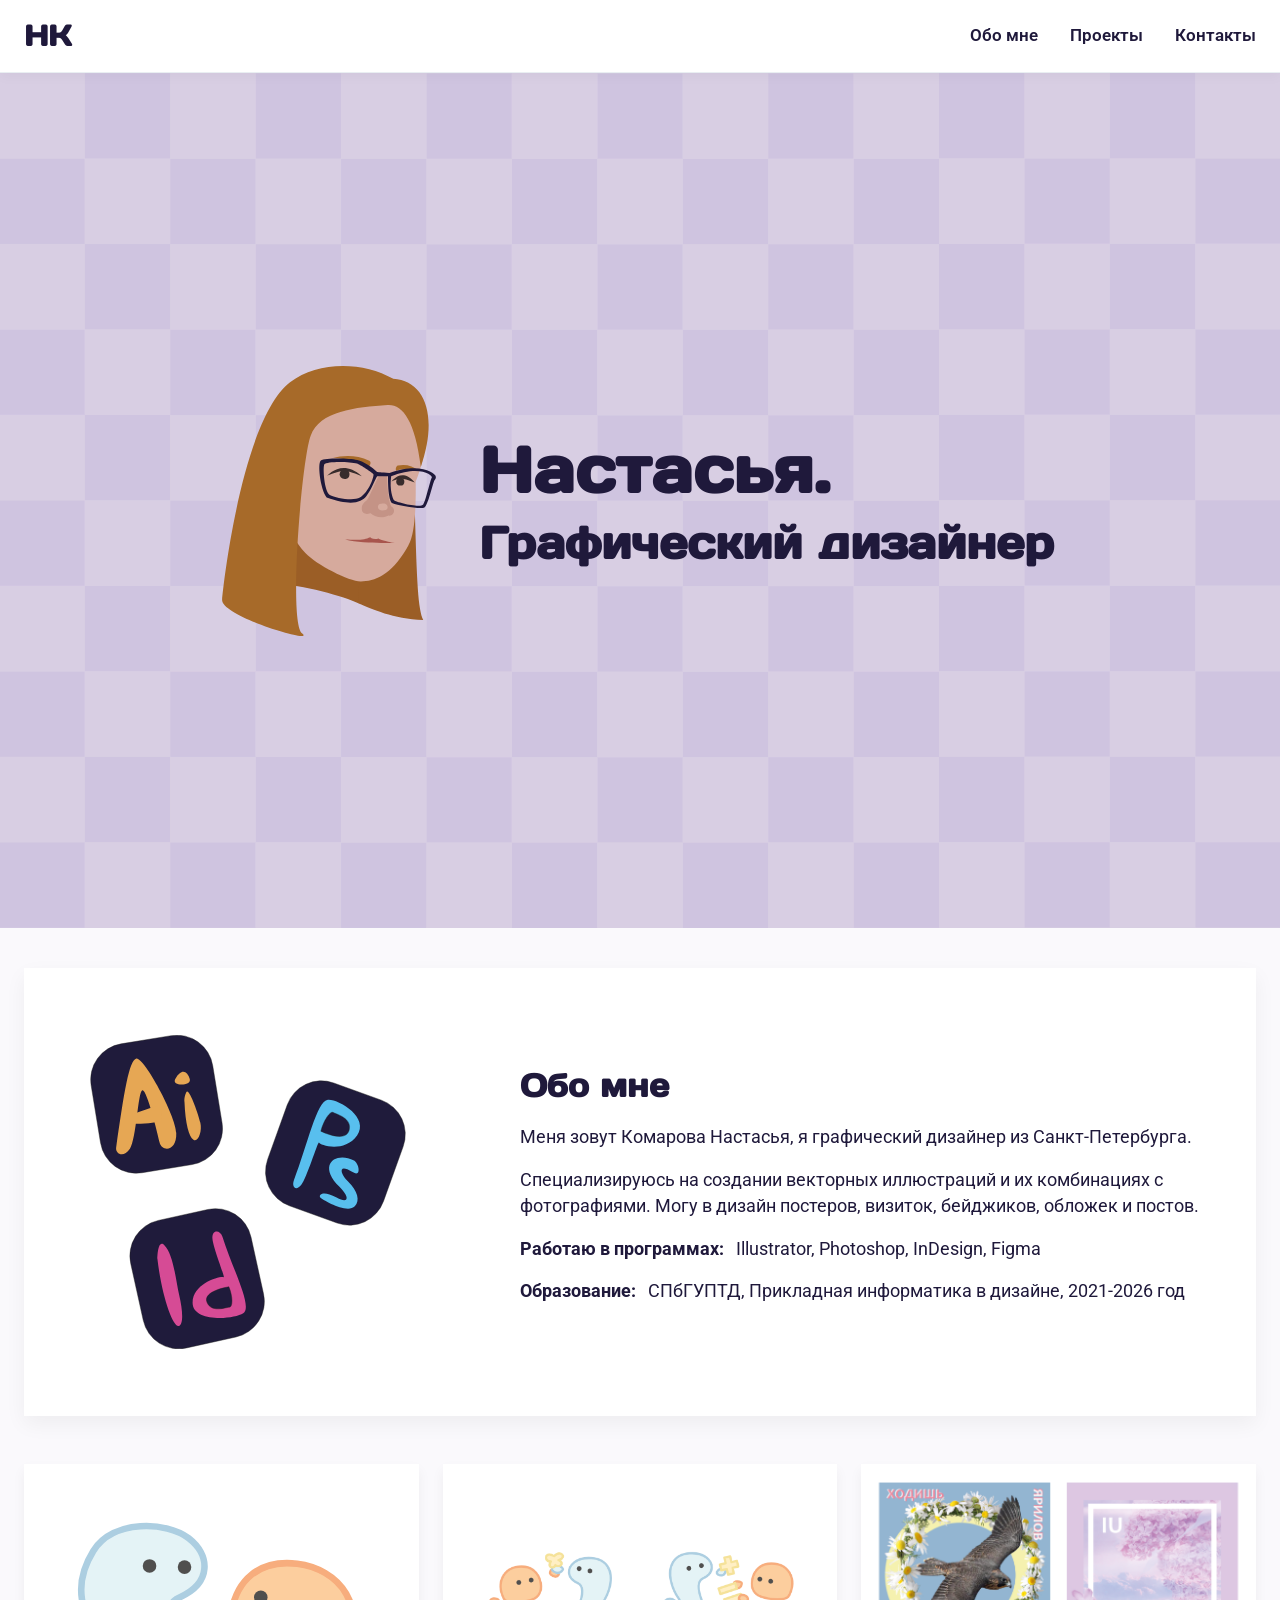
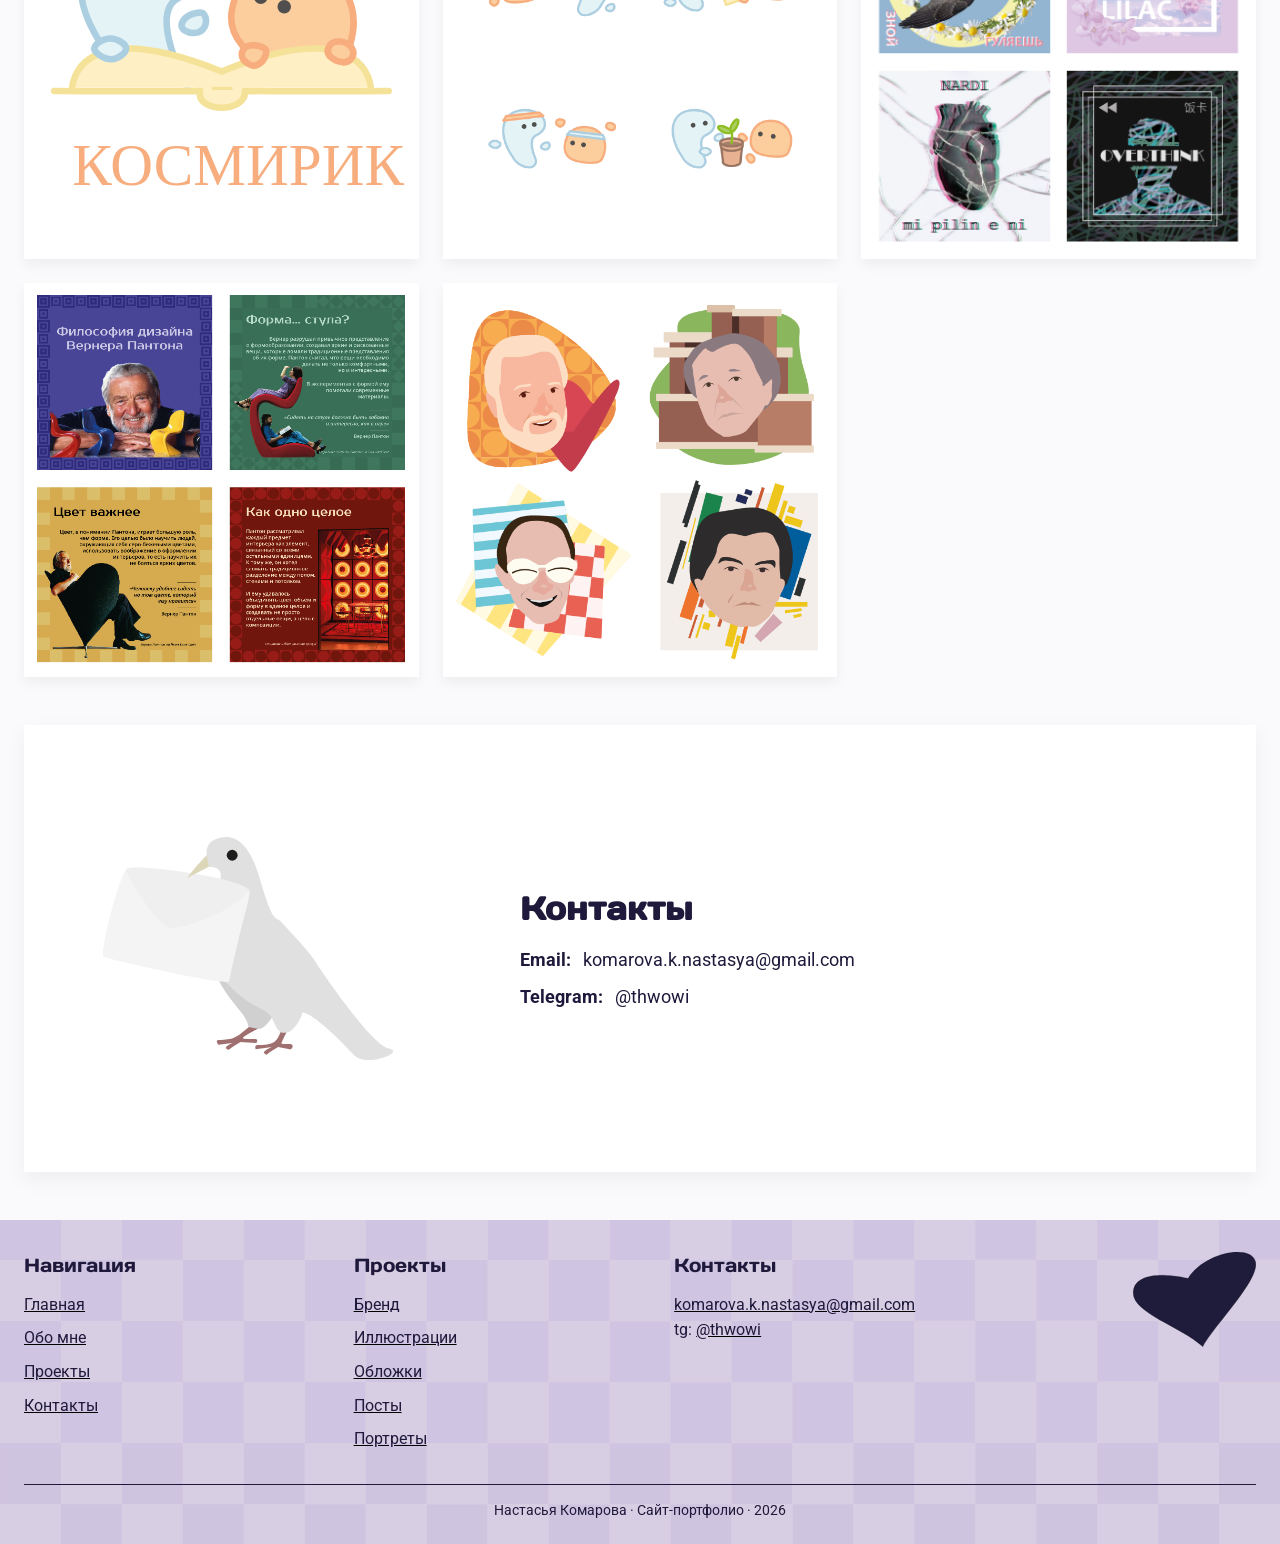
<file: index.html>
<!DOCTYPE html>
<html lang="ru">
<head>
    <meta charset="UTF-8">
    <meta name="viewport" content="width=device-width, initial-scale=1.0, user-scalable=yes"><link rel="preconnect" href="https://fonts.googleapis.com">
	<link rel="preconnect" href="https://fonts.gstatic.com" crossorigin>
	<link href="https://fonts.googleapis.com/css2?family=Days+One&family=Roboto:ital,wght@0,100..900;1,100..900&display=swap" rel="stylesheet">
	
	<link rel="stylesheet" href="css/style.css">
    <title>Настасья | Портфолио</title>
    
</head>
<body id="main">

<header class="header">
    <div class="container">
        <div class="navbar">
            <div class="logo">
                <h1><a href="#main">НК</a</h1>
            </div>
            <ul class="nav-links">
                <li><a href="#about">Обо мне</a></li>
                <li><a href="#projects">Проекты</a></li>
                <li><a href="#contacts">Контакты</a></li>
            </ul>
        </div>
    </div>
</header>

<main>
    <div class="hero-fullwidth">
        
		<div class="container">
        <section class="about-card">
            <div class="split-layout">
                <div class="split-image">
                    <img src="src/svg/myself.svg" alt="Портрет" loading="lazy">
                </div>
                <div class="split-text">
                    <h2>
                        <span class="line1">Настасья.</span>
                        <span class="line2">Графический дизайнер</span>
                    </h2>
                </div>
            </div>
        </section>
		</div>
    </div>

    <div class="container" id="about">
        <section class="about-card">
            <div class="split-layout">
                <div class="split-image">
                    <img src="src/svg/about.svg" alt="Иллюстрация навыков">
                </div>
                <div class="split-text">
                    <h3>Обо мне</h3>
                    <p>Меня зовут Комарова Настасья, я графический дизайнер из Санкт-Петербурга. </p>
                    <p>Специализируюсь на создании векторных иллюстраций и их комбинациях с фотографиями. Могу в дизайн постеров, визиток, бейджиков, обложек и постов.</p>
                    <p><b>Работаю в программах:</b> Illustrator, Photoshop, InDesign, Figma</p>
                    <p><b>Образование:</b> СПбГУПТД, Прикладная информатика в дизайне, 2021-2026 год</p>
                </div>
            </div>
        </section>

        <div class="gallery-section" id="projects">
            <div class="photo-grid">
                <div class="grid-item">
					<a href="project1.html">
						<img src="src/svg/logo-01.svg" alt="Дизайн бренда">
					</a>
					<div class="overlay-text">Дизайн бренда</div>
                </div>
                <div class="grid-item">
					<a href="project2.html">
						<img src="src/img/pj2.png" alt="Векторные иллюстации">
						<div class="overlay-text">Векторные иллюстации</div>
					</a>
                </div>
                <div class="grid-item">
					<a href="project3.html">
						<img src="src/img/pj3.png" alt="Дизайн обложек">
						<div class="overlay-text">Дизайн обложек</div>
					</a>
                </div>
                <div class="grid-item">
					<a href="project4.html">
						<img src="src/img/pj4.png" alt="Дизйн постов">
					</a>
                </div>
                <div class="grid-item">
					<a href="project5.html">
						<img src="src/img/pj5.png" alt="Стилизаций портретов">
					</a>
                </div>
            </div>
        </div>

        <section class="contact-card" id="contacts">
            <div class="contact-split">
                <div class="contact-img">
                    <img src="src/svg/email.svg" alt="Контактная иллюстрация">
                </div>
                <div class="contact-info">
                    <h3>Контакты</h3>
                    <p></p>
                    <div class="contact-details">
                        <p><b>Email:</b> <a href="mailto:komarova.k.nastasya@gmail.com">komarova.k.nastasya@gmail.com</a></p>
                        <p><b>Telegram:</b> <a href="https://t.me/thwowi">@thwowi</a></p>
                    </div>
                </div>
            </div>
        </section>
    </div>
</main>

<footer class="footer">
    <div class="container">
        <div class="footer-container">
            <div class="footer-col">
                <h4>Навигация</h4>
                <div class="footer-nav">
                    <a href="#main">Главная</a>
                    <a href="#about">Обо мне</a>
                    <a href="#projects">Проекты</a>
                    <a href="#contacts">Контакты</a>
                </div>
            </div>
            <div class="footer-col">
                <h4>Проекты</h4>
                <div class="footer-nav">
                    <a href="project1.html">Бренд</a>
                    <a href="project2.html">Иллюстрации</a>
                    <a href="project3.html">Обложки</a>
                    <a href="project4.html">Посты</a>
                    <a href="project5.html">Портреты</a>
                </div>
            </div>
            <div class="footer-col">
                <h4>Контакты</h4>
                <p><a href="mailto:komarova.k.nastasya@gmail.com">komarova.k.nastasya@gmail.com</a></p>
                <p>tg: <a href="https://t.me/thwowi">@thwowi</a></p>
            </div>
            <div class="footer-col" style="width:10%">
                <img src="src/svg/heart.svg"></img>
            </div>
        </div>
        <div class="copyright">
            Настасья Комарова · Сайт-портфолио · 2026 
        </div>
    </div>
</footer>

<button id="scrollToTopBtn" class="scroll-to-top" aria-label="Наверх">
    ↑
</button>

<script>
const scrollBtn = document.getElementById('scrollToTopBtn');

window.addEventListener('scroll', () => {
if (window.scrollY > 300) {
	scrollBtn.classList.add('show');
} else {
	scrollBtn.classList.remove('show');
}
});

scrollBtn.addEventListener('click', () => {
window.scrollTo({
	top: 0,
	behavior: 'smooth'
});
});
</script>
</body>
</html>
</file>
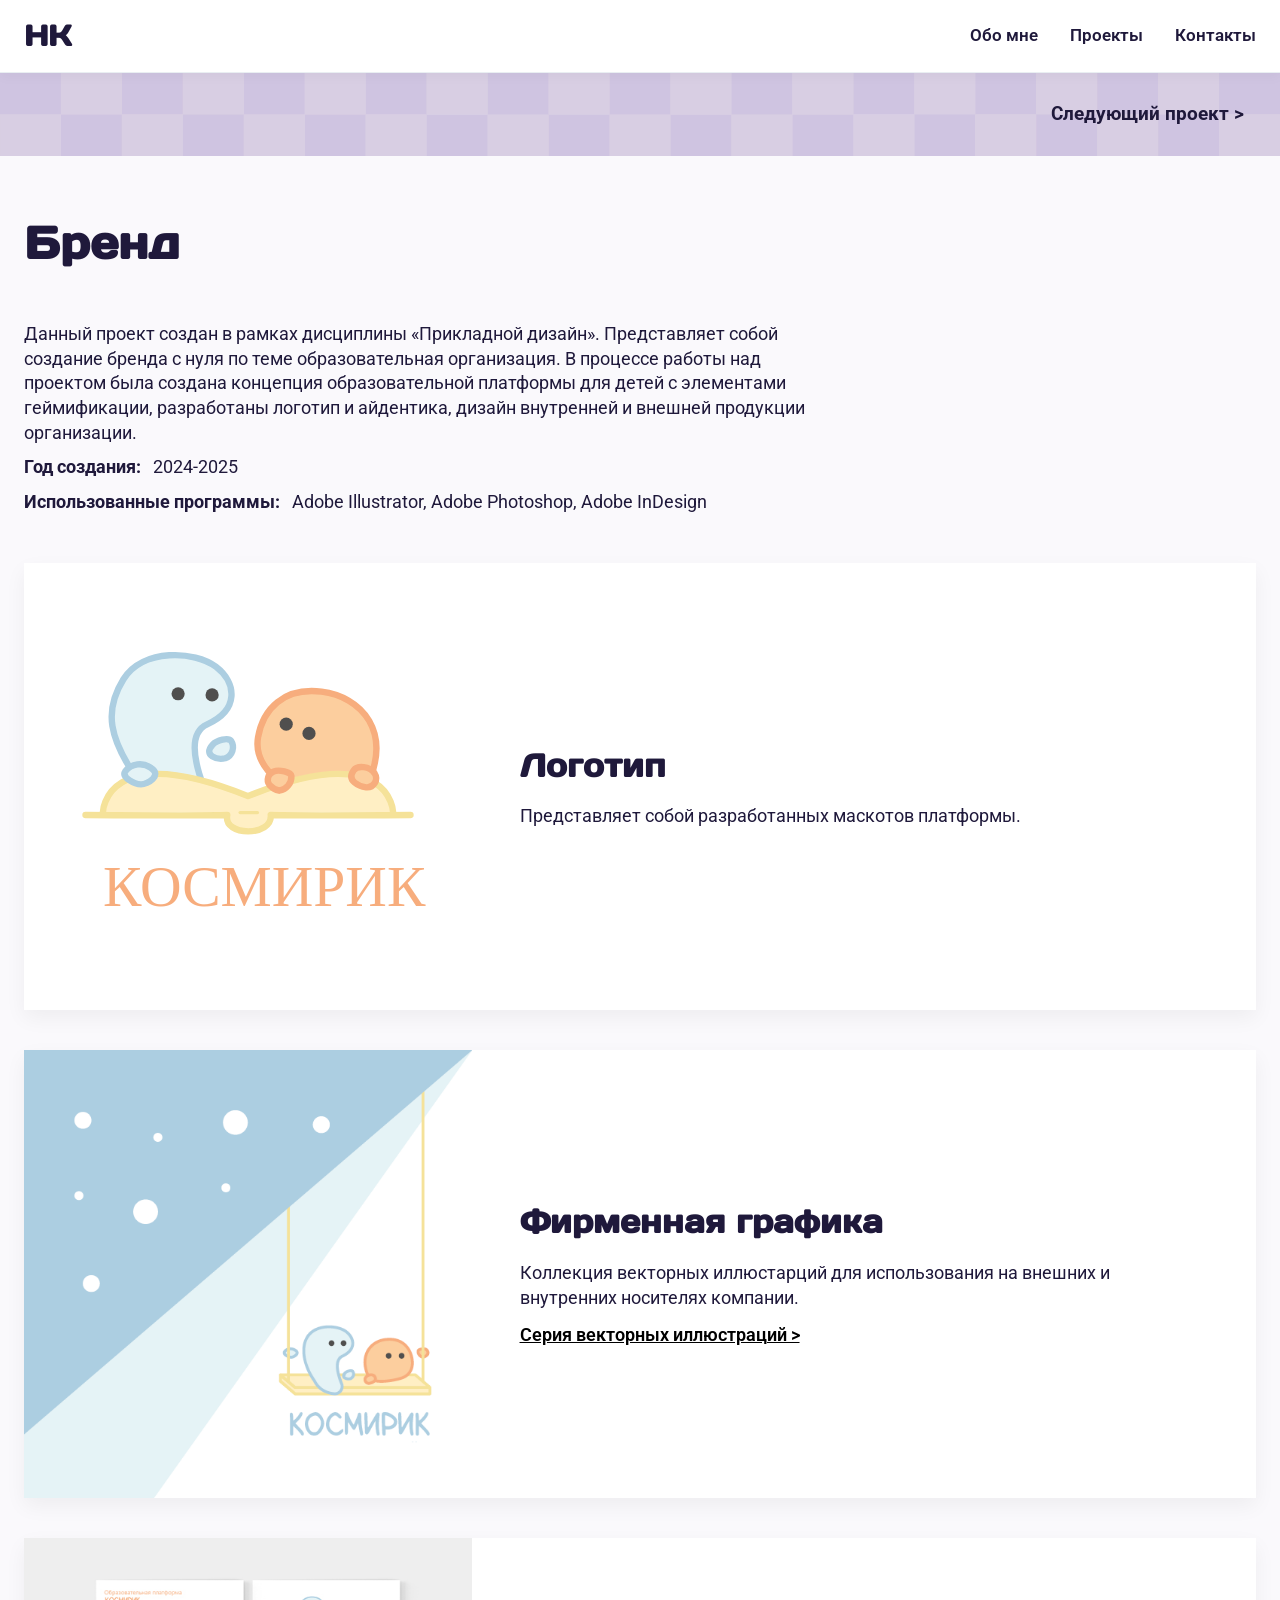
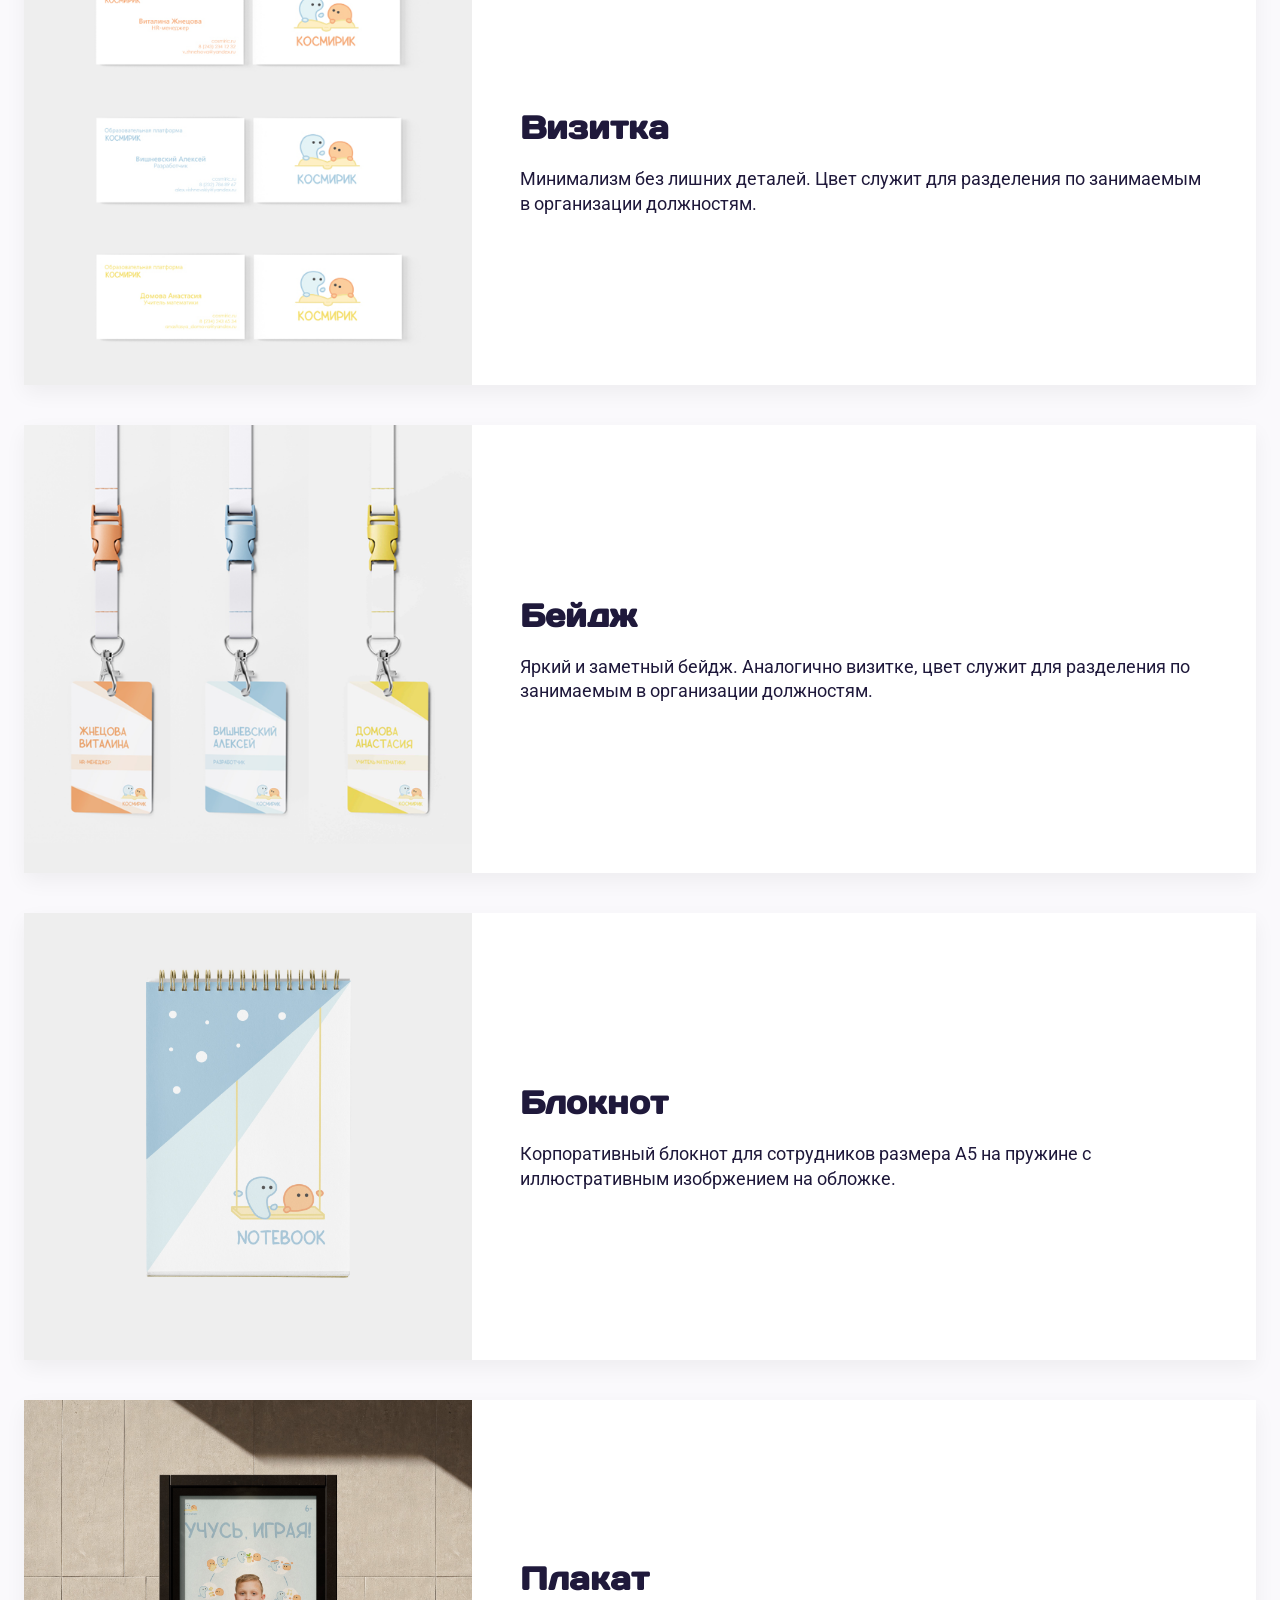
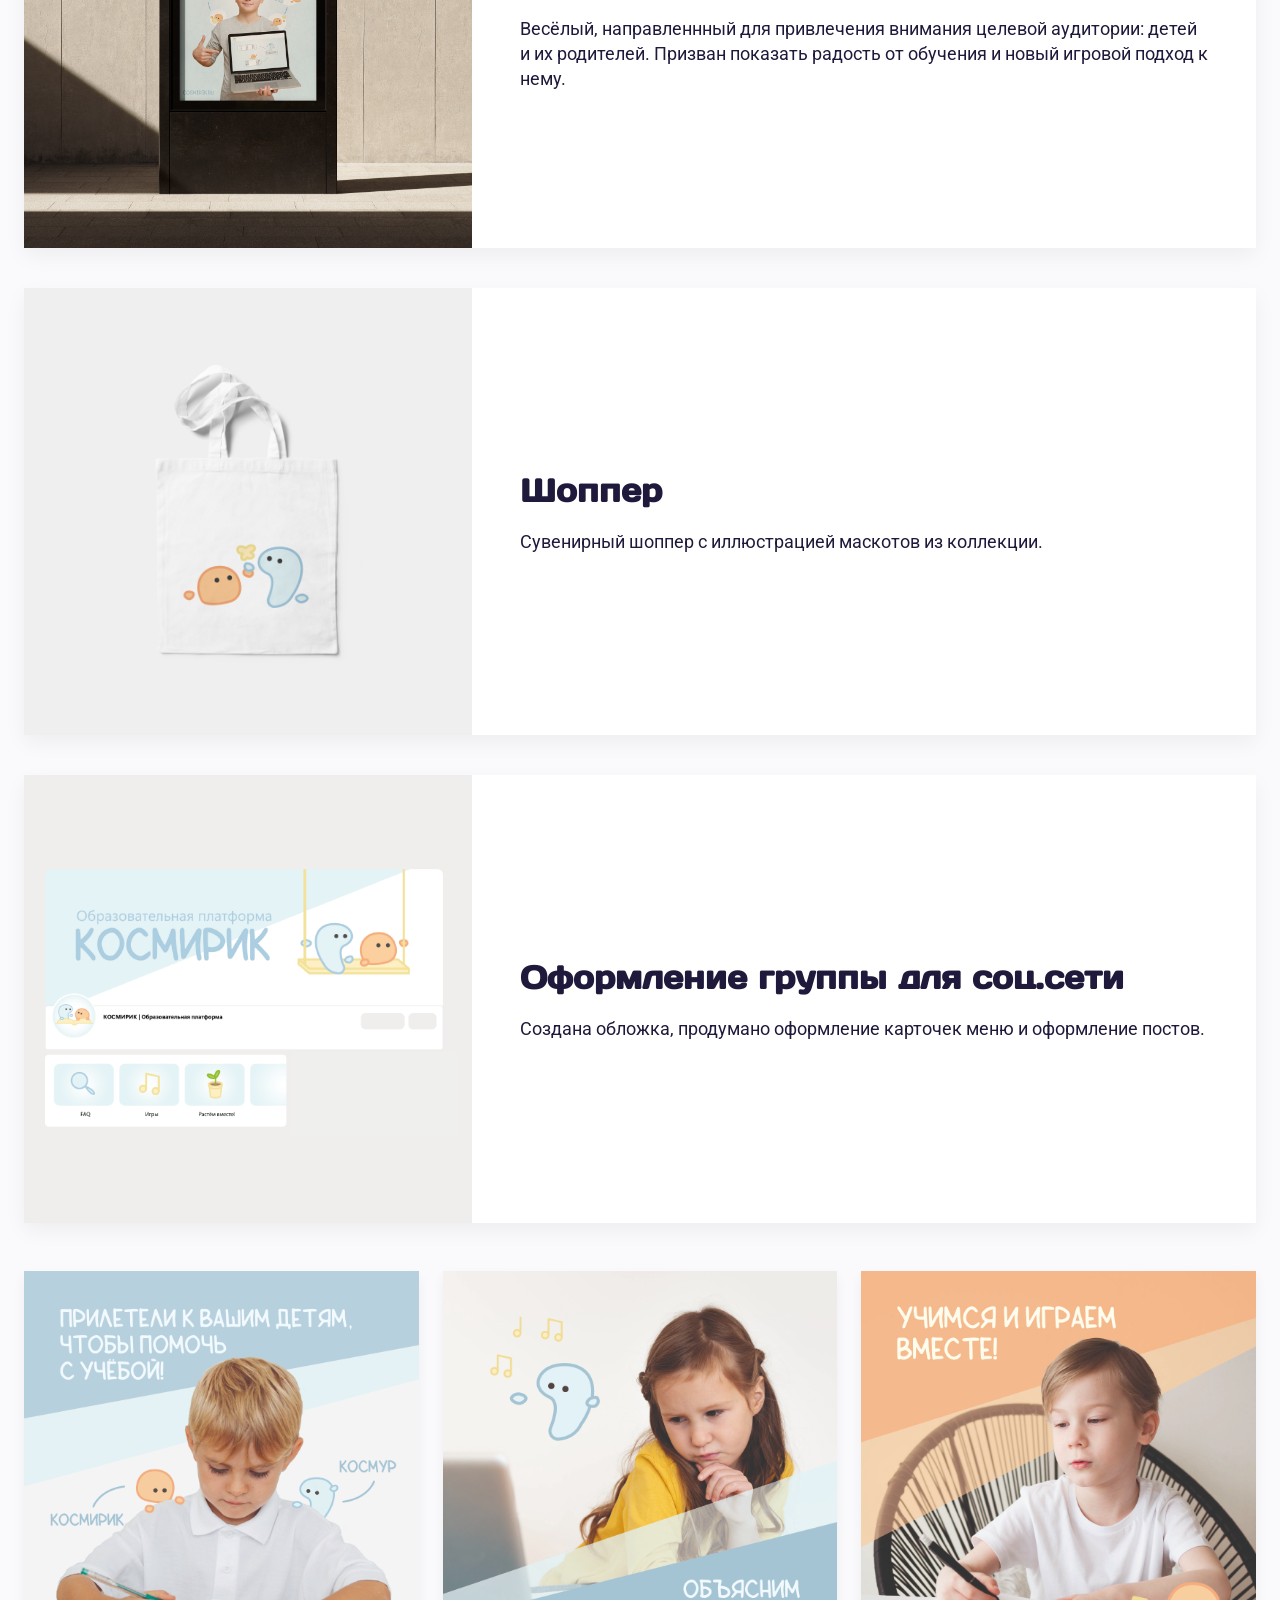
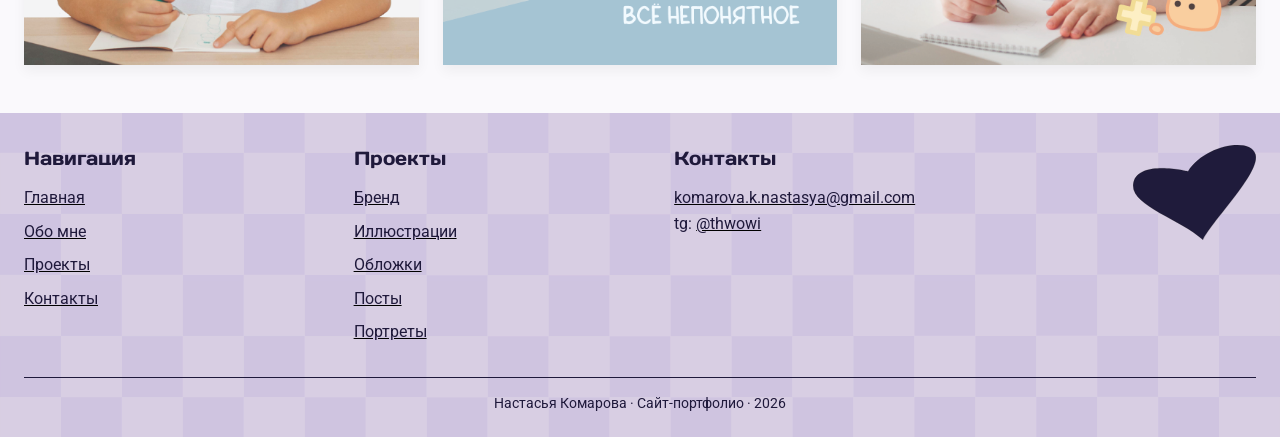
<file: project1.html>
<!DOCTYPE html>
<html lang="ru">
<head>
    <meta charset="UTF-8">
    <meta name="viewport" content="width=device-width, initial-scale=1.0, user-scalable=yes"><link rel="preconnect" href="https://fonts.googleapis.com">
	<link rel="preconnect" href="https://fonts.gstatic.com" crossorigin>
	<link href="https://fonts.googleapis.com/css2?family=Days+One&family=Roboto:ital,wght@0,100..900;1,100..900&display=swap" rel="stylesheet">
	
	<link rel="stylesheet" href="css/style.css">
    <title>Настасья | Портфолио</title>
    
</head>
<body id="main">

<header class="header">
    <div class="container">
        <div class="navbar">
            <div class="logo">
                <h1><a href="index.html">НК</a</h1>
            </div>
            <ul class="nav-links">
                <li><a href="index.html#about">Обо мне</a></li>
                <li><a href="index.html#projects">Проекты</a></li>
                <li><a href="index.html#contacts">Контакты</a></li>
            </ul>
        </div>
    </div>
</header>

<main>
    <div>
		<div class="navigation">
			<div class="navbar">
				<div><h3></h3></div>
				<a href="project2.html"><div><h3>Следующий проект > </h3></div></a>
			</div>
        </div>
    </div>
    <div class="container" id="about">
	<h1 class="project-header">Бренд</h1>
        
        <div class="gallery-section">
            <div class="photo-grid">
                <div class="grid-item text-grid non-grid">
                    <p>Данный проект создан в рамках дисциплины «Прикладной дизайн». Представляет собой создание бренда с нуля по теме образовательная организация. В процессе работы над проектом была создана концепция образовательной платформы для детей с элементами геймификации, разработаны логотип и айдентика, дизайн внутренней и внешней продукции организации.</p>
					<p><b> Год создания:</b>  2024-2025</p>
					<p><b> Использованные программы:</b> Adobe Illustrator, Adobe Photoshop, Adobe InDesign</p>
                </div>
             </div>
        </div>
        <section class="project-card">
            <div class="project-split">
                <div class="project-img square">
                    <img src="src/svg/logo-01.svg" alt="Логотип">
                </div>
                <div class="project-info">
                    <h3>Логотип</h3>
                    <div class="project-details">
                        <p>Представляет собой разработанных маскотов платформы.</p>
                    </div>
                </div>
            </div>
        </section>
		
        <section class="project-card">
            <div class="project-split">
                <div class="project-img square">
                    <img src="src/img/brand-02.png" alt="Фирменная графика">
                </div>
                <div class="project-info">
                    <h3>Фирменная графика</h3>
                    <p></p>
                    <div class="project-details">
                        <p>Коллекция векторных иллюстарций для использования на внешних и внутренних носителях компании.</p>
                        <p><a href="project2.html">Серия векторных иллюстраций ></a></p>
                    </div>
                </div>
            </div>
        </section>
		
        <section class="project-card">
            <div class="project-split">
                <div class="project-img square">
                    <img src="src/img/brand-03.png" alt="Визитка">
                </div>
                <div class="project-info">
                    <h3>Визитка</h3>
                    <div class="project-details">
                        <p>Минимализм без лишних деталей. Цвет служит для разделения по занимаемым в организации должностям.</p>
                    </div>
                </div>
            </div>
        </section>
        <section class="project-card">
            <div class="project-split">
                <div class="project-img square">
                    <img src="src/img/brand-04.png" alt="Бейдж">
                </div>
                <div class="project-info">
                    <h3>Бейдж</h3>
                    <p></p>
                    <div class="project-details">
                        <p>Яркий и заметный бейдж. Аналогично визитке, цвет служит для разделения по занимаемым в организации должностям.</p>
                    </div>
                </div>
            </div>
        </section>
        <section class="project-card">
            <div class="project-split">
                <div class="project-img square">
                    <img src="src/img/brand-05.jpg" alt="Блокнот">
                </div>
                <div class="project-info">
                    <h3>Блокнот</h3>
                    <div class="project-details">
                        <p>Корпоративный блокнот для сотрудников размера A5 на пружине с иллюстративным изобржением на обложке.</p>
                    </div>
                </div>
            </div>
        </section>
        <section class="project-card">
            <div class="project-split">
                <div class="project-img square">
                    <img src="src/img/brand-06.jpg" alt="Плакат">
                </div>
                <div class="project-info">
                    <h3>Плакат</h3>
                    <div class="project-details">
                        <p>Весёлый, направленнный для привлечения внимания целевой аудитории: детей и их родителей. Призван показать радость от обучения и новый игровой подход к нему.</p>
                    </div>
                </div>
            </div>
        </section>
        <section class="project-card">
            <div class="project-split">
                <div class="project-img square">
                    <img src="src/img/brand-07.jpg" alt="Шоппер">
                </div>
                <div class="project-info">
                    <h3>Шоппер</h3>
                    <div class="project-details">
                        <p>Сувенирный шоппер с иллюстрацией маскотов из коллекции.</p>
                    </div>
                </div>
            </div>
        </section>
        <section class="project-card">
            <div class="project-split">
                <div class="project-img square">
                    <img src="src/img/29.png" alt="Оформление группы для соц.сети">
                </div>
                <div class="project-info">
                    <h3>Оформление группы для соц.сети</h3>
                    <div class="project-details">
                        <p>Создана обложка, продумано оформление карточек меню и оформление постов.</p>
                    </div>
                </div>
            </div>
        </section>
		<div class="gallery-section">
            <div class="photo-grid">
                <div class="grid-item">
                    <img src="src/img/brand-10.jpg" alt="">
                </div>
                <div class="grid-item">
                    <img src="src/img/brand-11.jpg" alt="">
                </div>
                <div class="grid-item">
                    <img src="src/img/brand-12.jpg" alt="">
                </div>
            </div>
        </div>
    </div>
</main>

<footer class="footer">
    <div class="container">
        <div class="footer-container">
            <div class="footer-col">
                <h4>Навигация</h4>
                <div class="footer-nav">
                    <a href="index.html#main">Главная</a>
                    <a href="index.html#about">Обо мне</a>
                    <a href="index.html#projects">Проекты</a>
                    <a href="index.html#contacts">Контакты</a>
                </div>
            </div>
            <div class="footer-col">
                <h4>Проекты</h4>
                <div class="footer-nav">
                    <a href="project1.html">Бренд</a>
                    <a href="project2.html">Иллюстрации</a>
                    <a href="project3.html">Обложки</a>
                    <a href="project4.html">Посты</a>
                    <a href="project5.html">Портреты</a>
                </div>
            </div>
            <div class="footer-col">
                <h4>Контакты</h4>
                <p><a href="mailto:komarova.k.nastasya@gmail.com">komarova.k.nastasya@gmail.com</a></p>
                <p>tg: <a href="https://t.me/thwowi">@thwowi</a></p>
            </div>
            <div class="footer-col" style="width:10%">
                <img src="src/svg/heart.svg"></img>
            </div>
        </div>
        <div class="copyright">
            Настасья Комарова · Сайт-портфолио · 2026 
        </div>
    </div>
</footer>

<button id="scrollToTopBtn" class="scroll-to-top" aria-label="Наверх">
    ↑
</button>

<script>
const scrollBtn = document.getElementById('scrollToTopBtn');

window.addEventListener('scroll', () => {
if (window.scrollY > 300) {
	scrollBtn.classList.add('show');
} else {
	scrollBtn.classList.remove('show');
}
});

scrollBtn.addEventListener('click', () => {
window.scrollTo({
	top: 0,
	behavior: 'smooth'
});
});
</script>
</body>
</html>
</file>
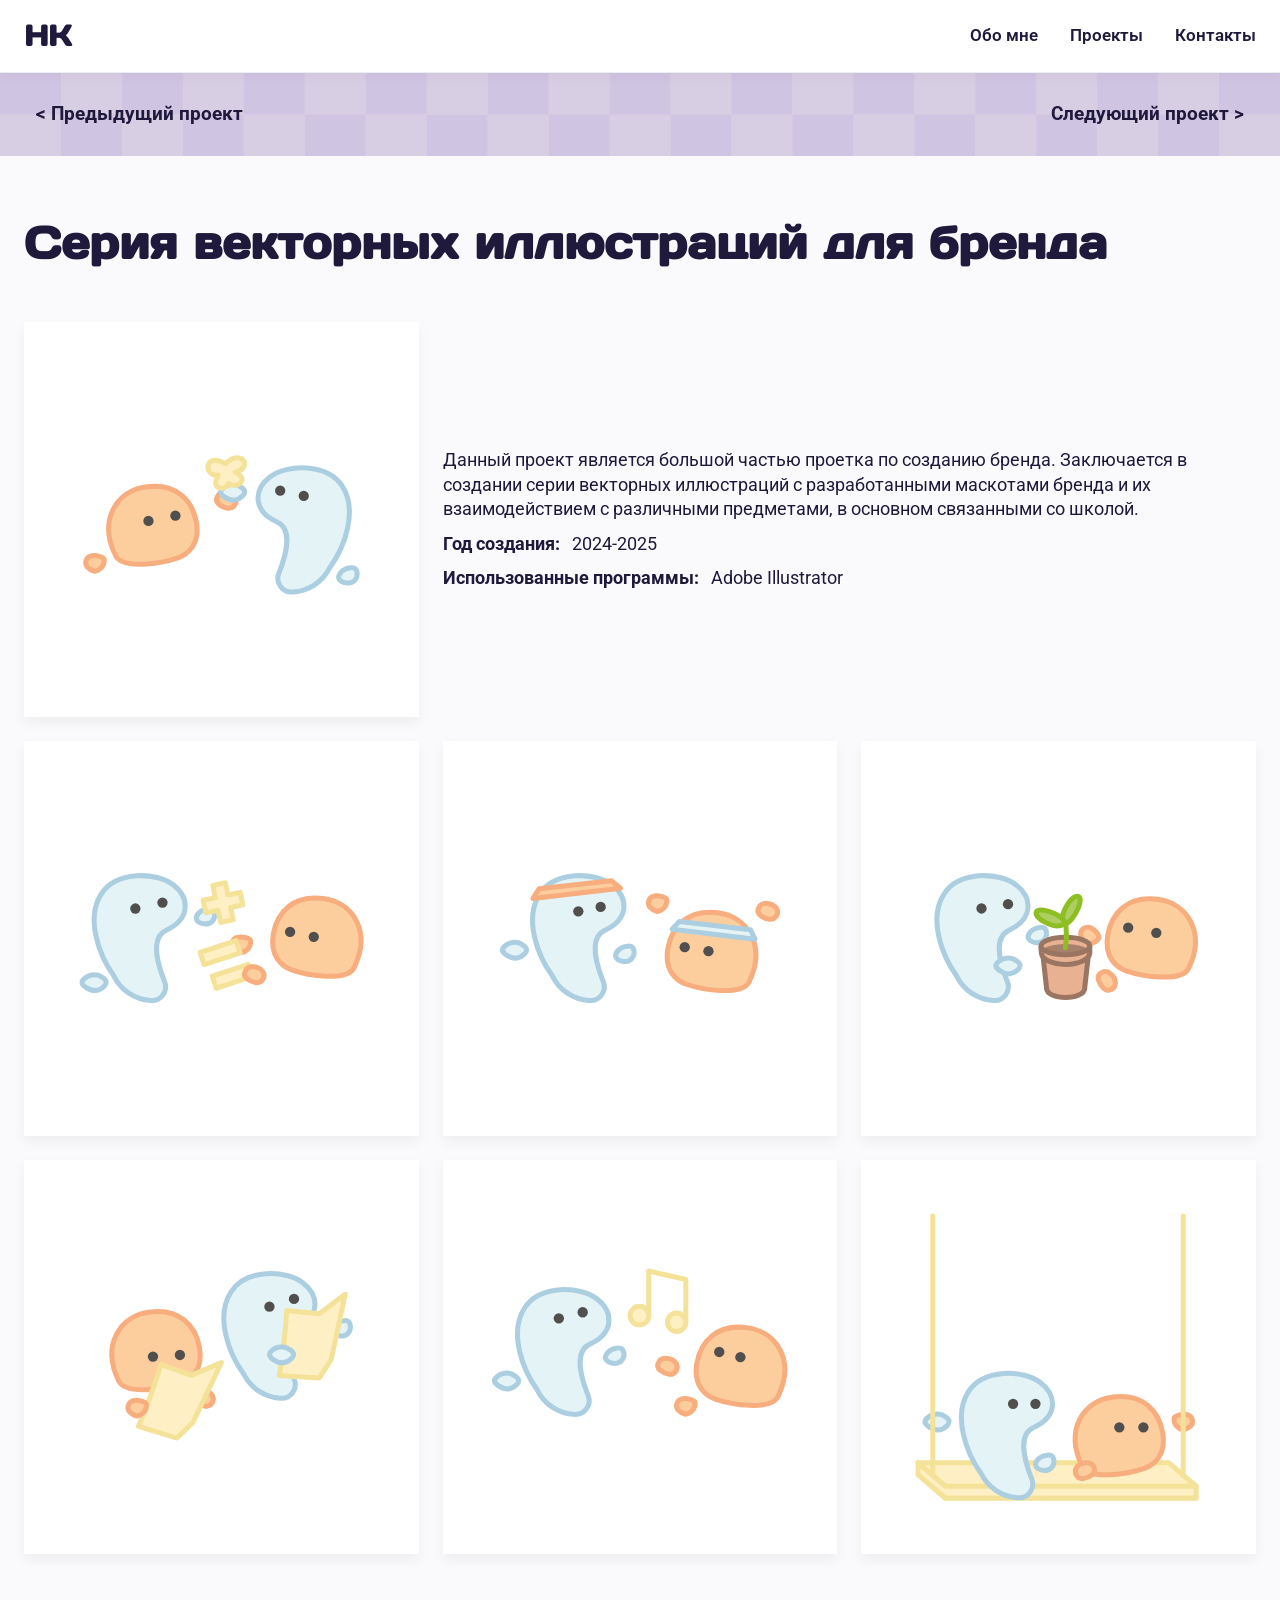
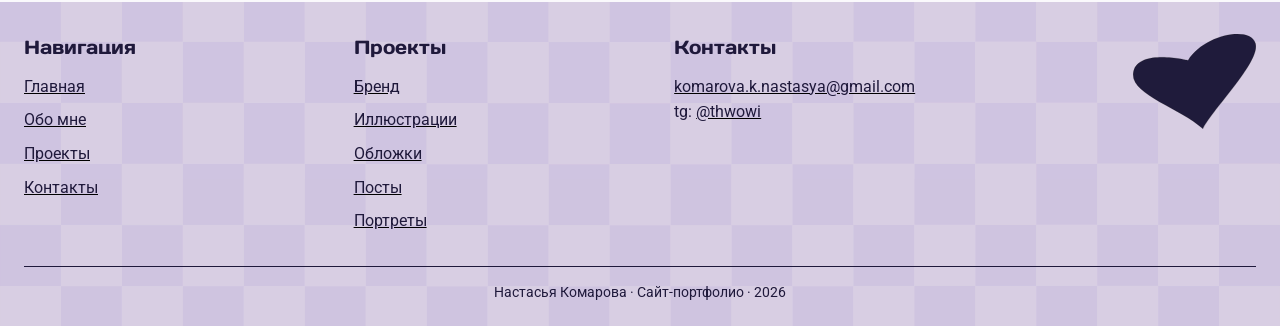
<file: project2.html>
<!DOCTYPE html>
<html lang="ru">
<head>
    <meta charset="UTF-8">
    <meta name="viewport" content="width=device-width, initial-scale=1.0, user-scalable=yes"><link rel="preconnect" href="https://fonts.googleapis.com">
	<link rel="preconnect" href="https://fonts.gstatic.com" crossorigin>
	<link href="https://fonts.googleapis.com/css2?family=Days+One&family=Roboto:ital,wght@0,100..900;1,100..900&display=swap" rel="stylesheet">
	
	<link rel="stylesheet" href="css/style.css">
    <title>Настасья | Портфолио</title>
    
</head>
<body id="main">

<header class="header">
    <div class="container">
        <div class="navbar">
            <div class="logo">
                <h1><a href="index.html">НК</a</h1>
            </div>
            <ul class="nav-links">
                <li><a href="index.html#about">Обо мне</a></li>
                <li><a href="index.html#projects">Проекты</a></li>
                <li><a href="index.html#contacts">Контакты</a></li>
            </ul>
        </div>
    </div>
</header>

<main>
    <div>
		<div class="navigation">
			<div class="navbar">
				<a href="project1.html"><div><h3>< Предыдущий проект</h3></div></a>
				<a href="project3.html"><div><h3>Следующий проект > </h3></div></a>
			</div>
        </div>
    </div>
    <div class="container" id="about">
	<h1 class="project-header">Серия векторных иллюстраций для бренда</h1>
        <div class="gallery-section">
            <div class="photo-grid nonsquare">
                <div class="grid-item">
                    <img src="src/svg/ill-pj2-01.svg" alt="">
                </div>
                <div class="grid-item text-grid">
                    <p>Данный проект является большой частью проетка по созданию бренда. Заключается в создании серии векторных иллюстраций с разработанными маскотами бренда и их взаимодействием с различными предметами, в основном связанными со школой.</p>
					<p><b> Год создания:</b>  2024-2025</p>
					<p><b> Использованные программы:</b> Adobe Illustrator</p>
                </div>
                <div class="grid-item">
                    <img src="src/svg/ill-pj2-02.svg" alt="">
                </div>
                <div class="grid-item">
                    <img src="src/svg/ill-pj2-03.svg" alt="">
                </div>
                <div class="grid-item">
                    <img src="src/svg/ill-pj2-04.svg" alt="">
                </div>
                <div class="grid-item">
                    <img src="src/svg/ill-pj2-05.svg" alt="">
                </div>
                <div class="grid-item">
                    <img src="src/svg/ill-pj2-06.svg" alt="">
                </div>
                <div class="grid-item">
                    <img src="src/svg/ill-pj2-07.svg" alt="">
                </div>
            </div>
        </div>
    </div>
</main>

<footer class="footer">
    <div class="container">
        <div class="footer-container">
            <div class="footer-col">
                <h4>Навигация</h4>
                <div class="footer-nav">
                    <a href="index.html#main">Главная</a>
                    <a href="index.html#about">Обо мне</a>
                    <a href="index.html#projects">Проекты</a>
                    <a href="index.html#contacts">Контакты</a>
                </div>
            </div>
            <div class="footer-col">
                <h4>Проекты</h4>
                <div class="footer-nav">
                    <a href="project1.html">Бренд</a>
                    <a href="project2.html">Иллюстрации</a>
                    <a href="project3.html">Обложки</a>
                    <a href="project4.html">Посты</a>
                    <a href="project5.html">Портреты</a>
                </div>
            </div>
            <div class="footer-col">
                <h4>Контакты</h4>
                <p><a href="mailto:komarova.k.nastasya@gmail.com">komarova.k.nastasya@gmail.com</a></p>
                <p>tg: <a href="https://t.me/thwowi">@thwowi</a></p>
            </div>
            <div class="footer-col" style="width:10%">
                <img src="src/svg/heart.svg"></img>
            </div>
        </div>
        <div class="copyright">
            Настасья Комарова · Сайт-портфолио · 2026 
        </div>
    </div>
</footer>

<button id="scrollToTopBtn" class="scroll-to-top" aria-label="Наверх">
    ↑
</button>

<script>
const scrollBtn = document.getElementById('scrollToTopBtn');

window.addEventListener('scroll', () => {
if (window.scrollY > 300) {
	scrollBtn.classList.add('show');
} else {
	scrollBtn.classList.remove('show');
}
});

scrollBtn.addEventListener('click', () => {
window.scrollTo({
	top: 0,
	behavior: 'smooth'
});
});
</script>
</body>
</html>
</file>
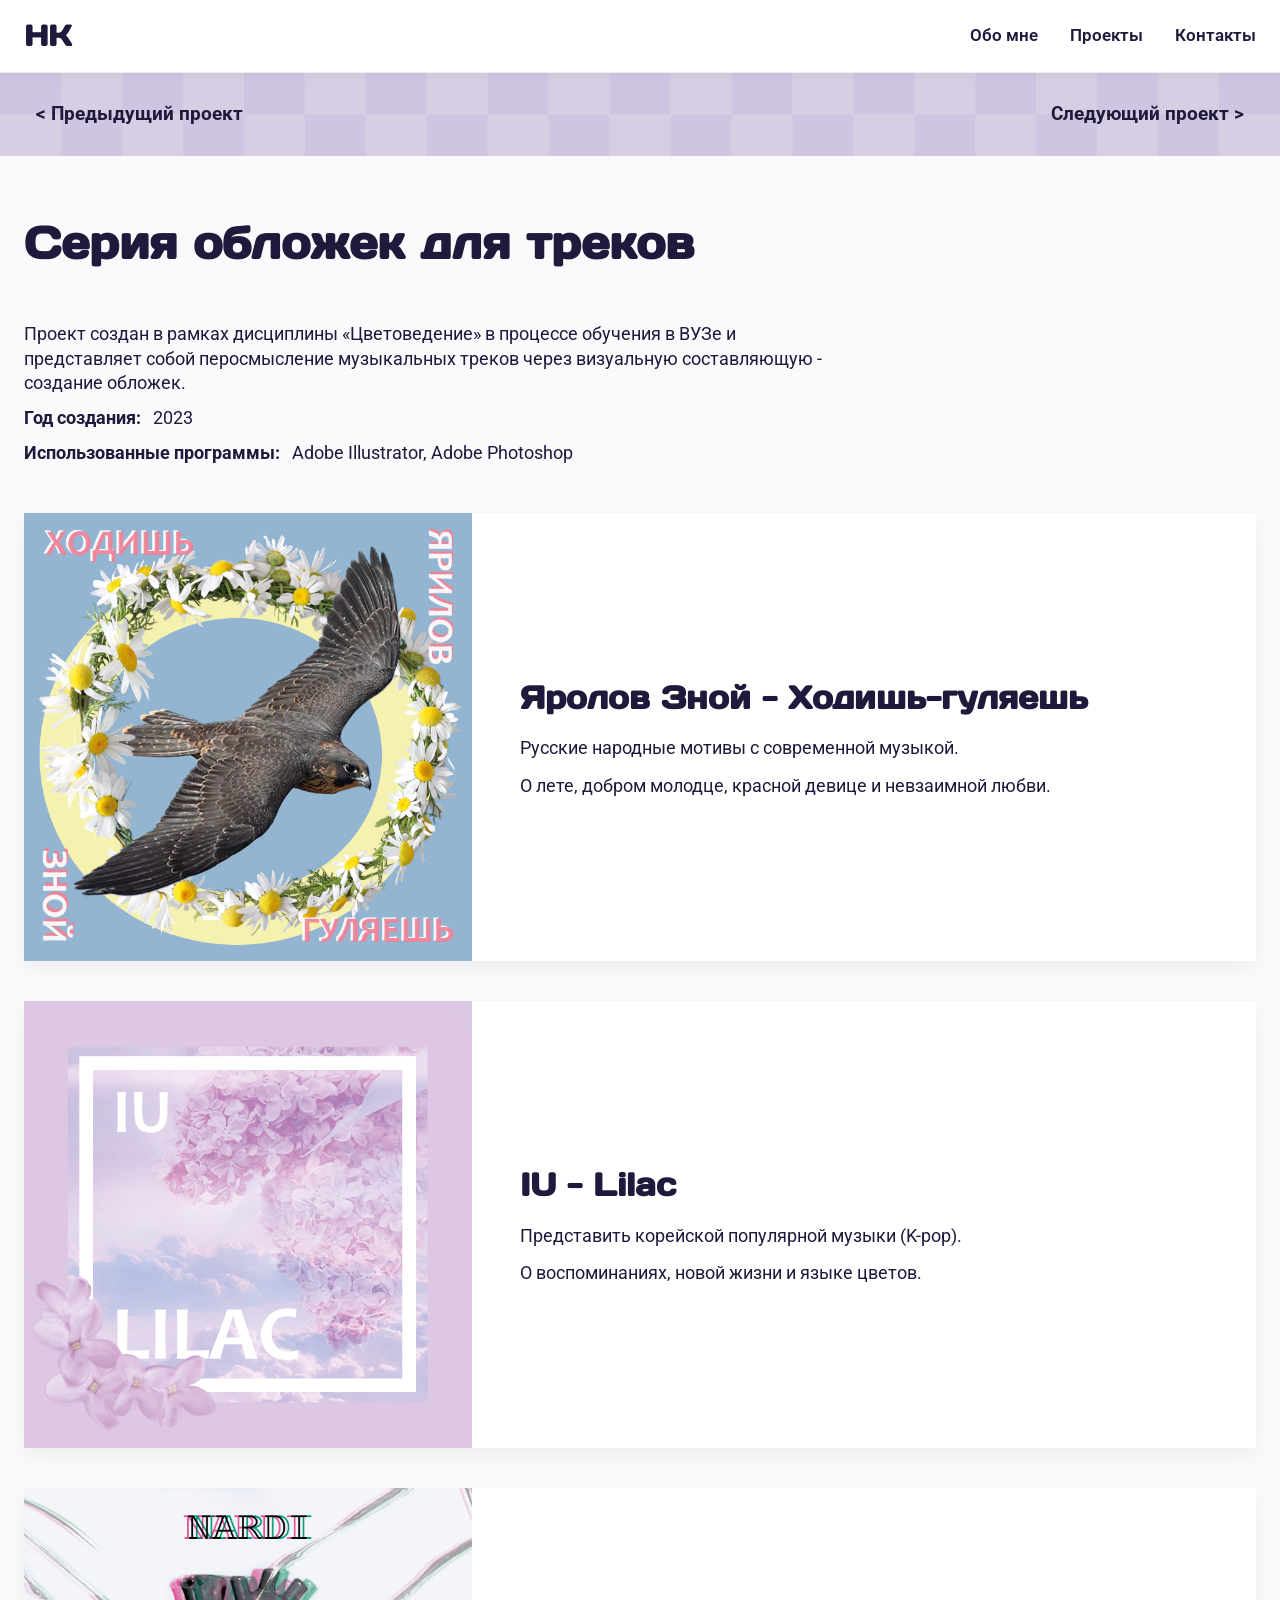
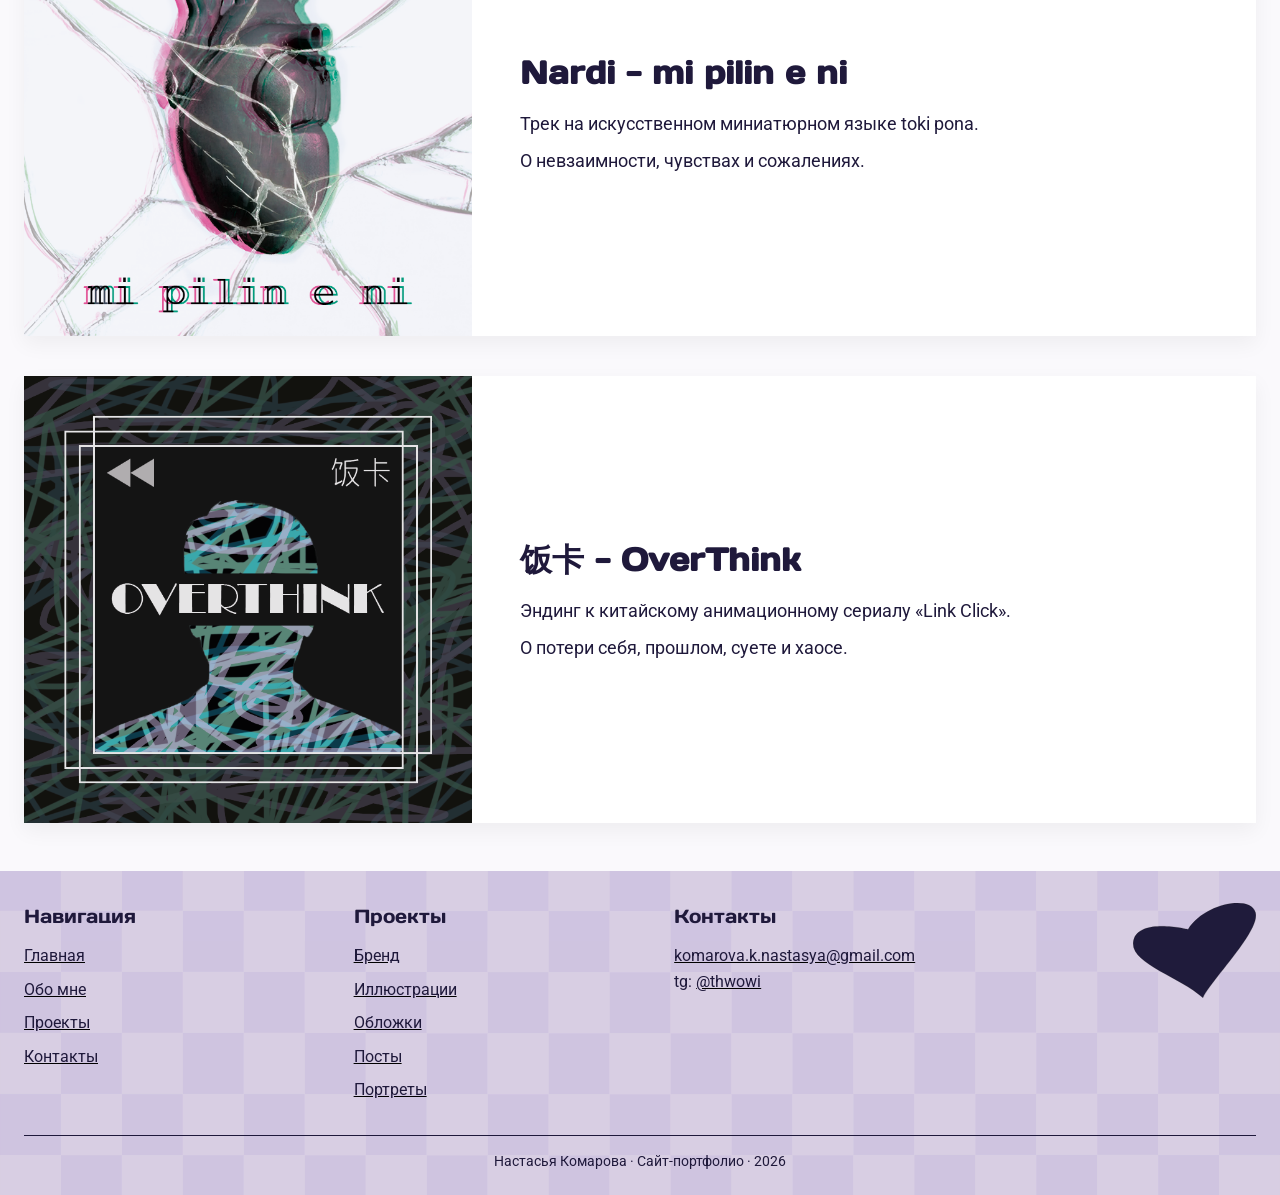
<file: project3.html>
<!DOCTYPE html>
<html lang="ru">
<head>
    <meta charset="UTF-8">
    <meta name="viewport" content="width=device-width, initial-scale=1.0, user-scalable=yes"><link rel="preconnect" href="https://fonts.googleapis.com">
	<link rel="preconnect" href="https://fonts.gstatic.com" crossorigin>
	<link href="https://fonts.googleapis.com/css2?family=Days+One&family=Roboto:ital,wght@0,100..900;1,100..900&display=swap" rel="stylesheet">
	
	<link rel="stylesheet" href="css/style.css">
    <title>Настасья | Портфолио</title>
    
</head>
<body id="main">

<header class="header">
    <div class="container">
        <div class="navbar">
            <div class="logo">
                <h1><a href="index.html">НК</a</h1>
            </div>
            <ul class="nav-links">
                <li><a href="index.html#about">Обо мне</a></li>
                <li><a href="index.html#projects">Проекты</a></li>
                <li><a href="index.html#contacts">Контакты</a></li>
            </ul>
        </div>
    </div>
</header>

<main>
    <div>
		<div class="navigation">
			<div class="navbar">
				<a href="project2.html"> <div><h3>< Предыдущий проект</h3></div></a>
				<a href="project4.html"><div><h3>Следующий проект > </h3></div></a>
			</div>
        </div>
    </div>
    <div class="container" id="about">
	<h1 class="project-header">Серия обложек для треков</h1>
        
        <div class="gallery-section">
            <div class="photo-grid">
                <div class="grid-item text-grid non-grid">
                    <p>Проект создан в рамках дисциплины «Цветоведение» в процессе обучения в ВУЗе и представляет собой перосмысление музыкальных треков через визуальную составляющую - создание обложек.</p>
					<p><b> Год создания:</b>  2023</p>
					<p><b> Использованные программы:</b> Adobe Illustrator, Adobe Photoshop</p>
                </div>
             </div>
        </div>
        <section class="project-card">
            <div class="project-split">
                <div class="project-img square">
                    <img src="src/img/music-01.png" alt="Яролов Зной - Ходишь-гуляешь">
                </div>
                <div class="project-info">
                    <h3>Яролов Зной - Ходишь-гуляешь</h3>
                    <div class="project-details">
                        <p>Русские народные мотивы с современной музыкой.</p>
						<p>О лете, добром молодце, красной девице и невзаимной любви.</p>
                    </div>
                </div>
            </div>
        </section>
		
        <section class="project-card">
            <div class="project-split">
                <div class="project-img square">
                    <img src="src/img/music-02.png" alt="IU - Lilac">
                </div>
                <div class="project-info">
                    <h3>IU - Lilac</h3>
                    <div class="project-details">
                        <p>Представить корейской популярной музыки (K-pop).</p>
						<p>О воспоминаниях, новой жизни и языке цветов.</p>
                    </div>
                </div>
            </div>
        </section>
		
        <section class="project-card">
            <div class="project-split">
                <div class="project-img square">
                    <img src="src/img/music-03.png" alt="Nardi - mi pilin e ni">
                </div>
                <div class="project-info">
                    <h3>Nardi - mi pilin e ni</h3>
                    <div class="project-details">
                        <p>Трек на искусственном миниатюрном языке toki pona.</p>
						<p>О невзаимности, чувствах и сожалениях.</p>
                    </div>
                </div>
            </div>
        </section>
        <section class="project-card">
            <div class="project-split">
                <div class="project-img square">
                    <img src="src/img/music-04.png" alt="饭卡 - OverThink">
                </div>
                <div class="project-info">
                    <h3>饭卡 - OverThink</h3>
                    <p></p>
                    <div class="project-details">
                        <p>Эндинг к китайскому анимационному сериалу «Link Click».</p>
						<p>О потери себя, прошлом, суете и хаосе.</p>
                    </div>
                </div>
            </div>
        </section>
    </div>
</main>

<footer class="footer">
    <div class="container">
        <div class="footer-container">
            <div class="footer-col">
                <h4>Навигация</h4>
                <div class="footer-nav">
                    <a href="index.html#main">Главная</a>
                    <a href="index.html#about">Обо мне</a>
                    <a href="index.html#projects">Проекты</a>
                    <a href="index.html#contacts">Контакты</a>
                </div>
            </div>
            <div class="footer-col">
                <h4>Проекты</h4>
                <div class="footer-nav">
                    <a href="project1.html">Бренд</a>
                    <a href="project2.html">Иллюстрации</a>
                    <a href="project3.html">Обложки</a>
                    <a href="project4.html">Посты</a>
                    <a href="project5.html">Портреты</a>
                </div>
            </div>
            <div class="footer-col">
                <h4>Контакты</h4>
                <p><a href="mailto:komarova.k.nastasya@gmail.com">komarova.k.nastasya@gmail.com</a></p>
                <p>tg: <a href="https://t.me/thwowi">@thwowi</a></p>
            </div>
            <div class="footer-col" style="width:10%">
                <img src="src/svg/heart.svg"></img>
            </div>
        </div>
        <div class="copyright">
            Настасья Комарова · Сайт-портфолио · 2026 
        </div>
    </div>
</footer>

<button id="scrollToTopBtn" class="scroll-to-top" aria-label="Наверх">
    ↑
</button>

<script>
const scrollBtn = document.getElementById('scrollToTopBtn');

window.addEventListener('scroll', () => {
if (window.scrollY > 300) {
	scrollBtn.classList.add('show');
} else {
	scrollBtn.classList.remove('show');
}
});

scrollBtn.addEventListener('click', () => {
window.scrollTo({
	top: 0,
	behavior: 'smooth'
});
});
</script>
</body>
</html>
</file>
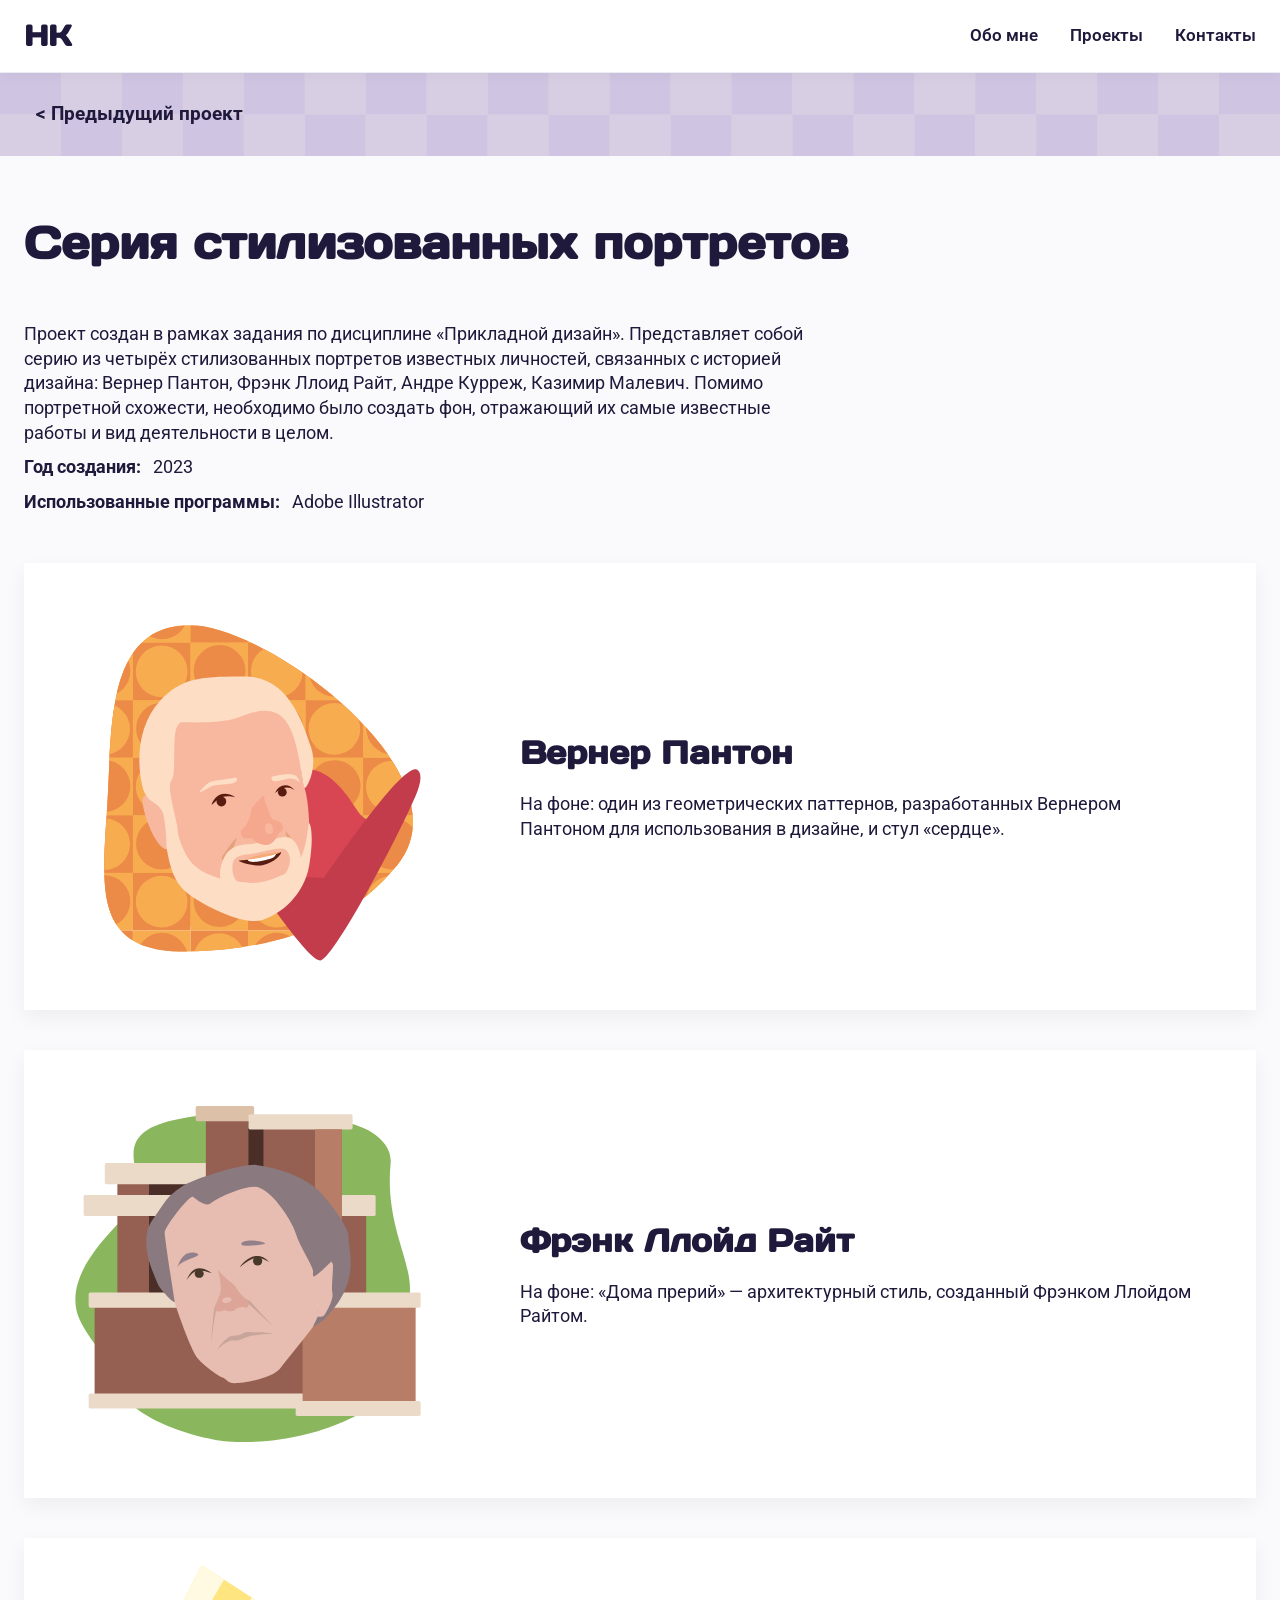
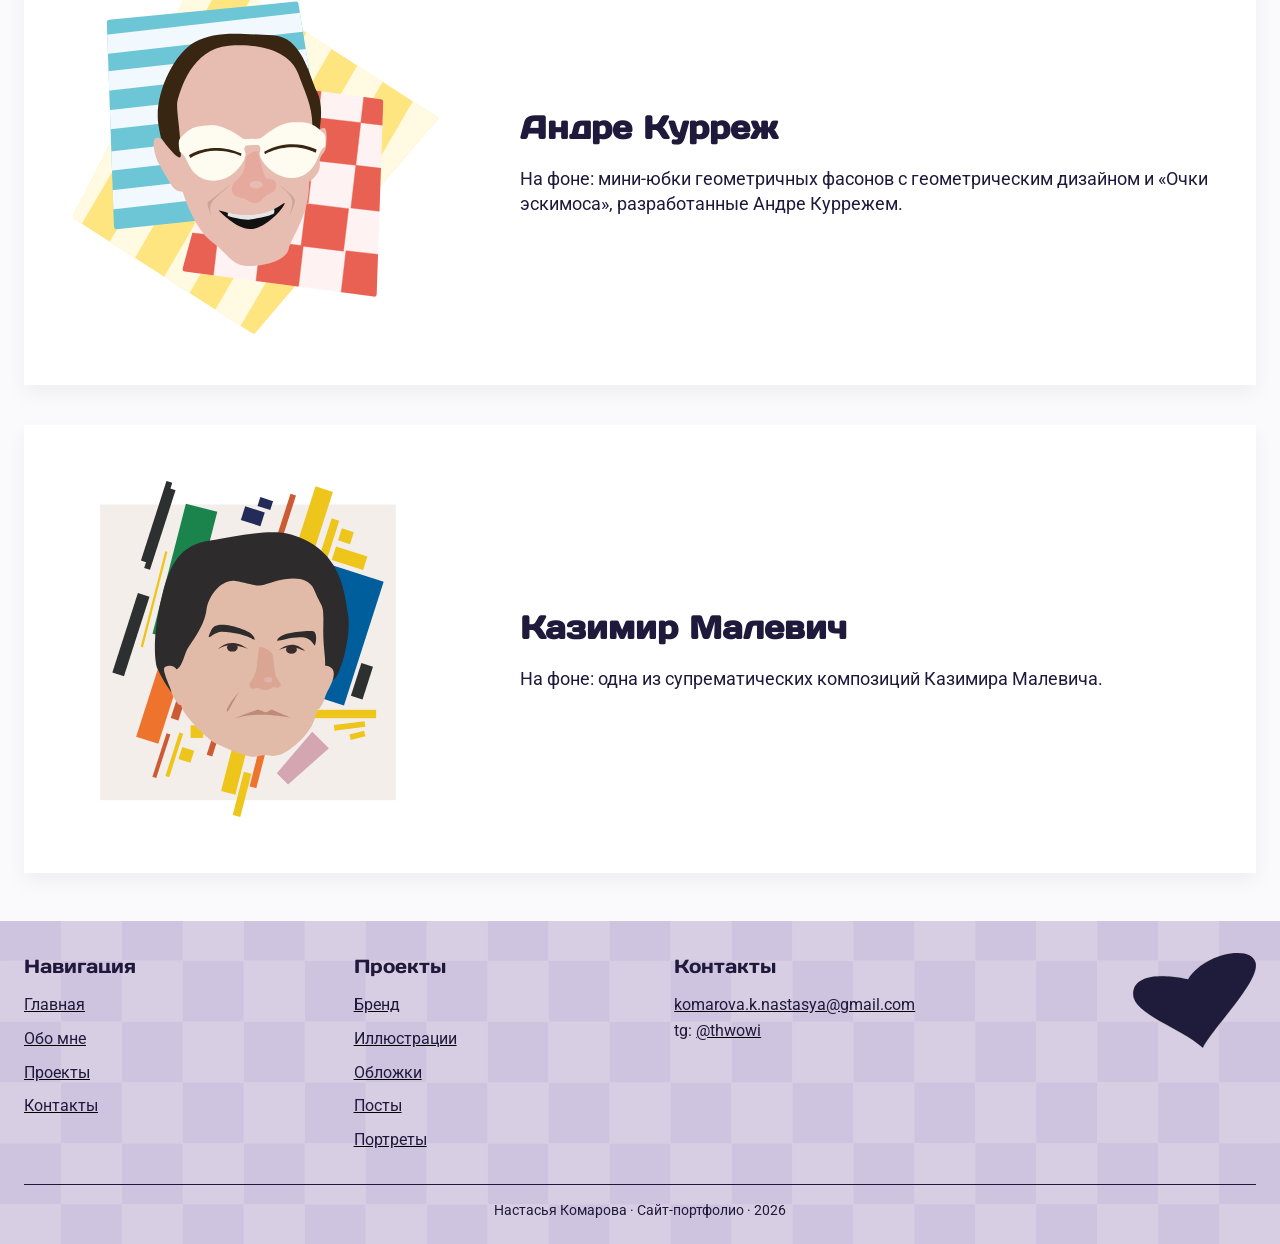
<file: project5.html>
<!DOCTYPE html>
<html lang="ru">
<head>
    <meta charset="UTF-8">
    <meta name="viewport" content="width=device-width, initial-scale=1.0, user-scalable=yes"><link rel="preconnect" href="https://fonts.googleapis.com">
	<link rel="preconnect" href="https://fonts.gstatic.com" crossorigin>
	<link href="https://fonts.googleapis.com/css2?family=Days+One&family=Roboto:ital,wght@0,100..900;1,100..900&display=swap" rel="stylesheet">
	
	<link rel="stylesheet" href="css/style.css">
    <title>Настасья | Портфолио</title>
    
</head>
<body id="main">

<header class="header">
    <div class="container">
        <div class="navbar">
            <div class="logo">
                <h1><a href="index.html">НК</a</h1>
            </div>
            <ul class="nav-links">
                <li><a href="index.html#about">Обо мне</a></li>
                <li><a href="index.html#projects">Проекты</a></li>
                <li><a href="index.html#contacts">Контакты</a></li>
            </ul>
        </div>
    </div>
</header>

<main>
    <div>
		<div class="navigation">
			<div class="navbar">
				<a href="project4.html"> <div><h3>< Предыдущий проект</h3></div></a>
			</div>
        </div>
    </div>
    <div class="container" id="about">
	<h1 class="project-header">Серия стилизованных портретов</h1>
        
        <div class="gallery-section">
            <div class="photo-grid">
                <div class="grid-item text-grid non-grid">
                    <p>Проект создан в рамках задания по дисциплине «Прикладной дизайн». Представляет собой серию из четырёх стилизованных портретов известных личностей, связанных с историей дизайна: Вернер Пантон, Фрэнк Ллоид Райт, Андре Курреж, Казимир Малевич. Помимо портретной схожести, необходимо было создать фон, отражающий их самые известные работы и вид деятельности в целом.</p>
					<p><b> Год создания:</b>  2023</p>
					<p><b> Использованные программы:</b> Adobe Illustrator</p>
                </div>
             </div>
        </div>
        <section class="project-card">
            <div class="project-split">
                <div class="project-img">
                    <img src="src/svg/ill-pj5-01.svg" style="height: 90%" style="height: 80%" alt="Вернер Пантон">
                </div>
                <div class="project-info">
                    <h3>Вернер Пантон</h3>
                    <div class="project-details">
                        <p>На фоне: один из геометрических паттернов, разработанных Вернером Пантоном для использования в дизайне, и стул «сердце».</p>
                    </div>
                </div>
            </div>
        </section>
		
        <section class="project-card">
            <div class="project-split">
                <div class="project-img">
                    <img src="src/svg/ill-pj5-02.svg" style="height: 75%" alt="Фрэнк Ллойд Райт">
                </div>
                <div class="project-info">
                    <h3>Фрэнк Ллойд Райт</h3>
                    <div class="project-details">
                        <p>На фоне: «Дома прерий» — архитектурный стиль, созданный Фрэнком Ллойдом Райтом.</p>
                    </div>
                </div>
            </div>
        </section>
		
        <section class="project-card">
            <div class="project-split">
                <div class="project-img">
                    <img src="src/svg/ill-pj5-03.svg" style="height: 110%" alt="Андре Курреж">
                </div>
                <div class="project-info">
                    <h3>Андре Курреж</h3>
                    <div class="project-details">
                        <p>На фоне: мини-юбки геометричных фасонов с геометрическим дизайном и «Очки эскимоса», разработанные Андре Куррежем. </p>
                    </div>
                </div>
            </div>
        </section>
        <section class="project-card">
            <div class="project-split">
                <div class="project-img">
                    <img src="src/svg/ill-pj5-04.svg" style="height: 75%" alt="Казимир Малевич">
                </div>
                <div class="project-info">
                    <h3>Казимир Малевич</h3>
                    <p></p>
                    <div class="project-details">
                        <p>На фоне: одна из супрематических композиций Казимира Малевича.</p>
                    </div>
                </div>
            </div>
        </section>
    </div>
</main>

<footer class="footer">
    <div class="container">
        <div class="footer-container">
            <div class="footer-col">
                <h4>Навигация</h4>
                <div class="footer-nav">
                    <a href="index.html#main">Главная</a>
                    <a href="index.html#about">Обо мне</a>
                    <a href="index.html#projects">Проекты</a>
                    <a href="index.html#contacts">Контакты</a>
                </div>
            </div>
            <div class="footer-col">
                <h4>Проекты</h4>
                <div class="footer-nav">
                    <a href="project1.html">Бренд</a>
                    <a href="project2.html">Иллюстрации</a>
                    <a href="project3.html">Обложки</a>
                    <a href="project4.html">Посты</a>
                    <a href="project5.html">Портреты</a>
                </div>
            </div>
            <div class="footer-col">
                <h4>Контакты</h4>
                <p><a href="mailto:komarova.k.nastasya@gmail.com">komarova.k.nastasya@gmail.com</a></p>
                <p>tg: <a href="https://t.me/thwowi">@thwowi</a></p>
            </div>
            <div class="footer-col" style="width:10%">
                <img src="src/svg/heart.svg"></img>
            </div>
        </div>
        <div class="copyright">
            Настасья Комарова · Сайт-портфолио · 2026 
        </div>
    </div>
</footer>

<button id="scrollToTopBtn" class="scroll-to-top" aria-label="Наверх">
    ↑
</button>

<script>
const scrollBtn = document.getElementById('scrollToTopBtn');

window.addEventListener('scroll', () => {
if (window.scrollY > 300) {
	scrollBtn.classList.add('show');
} else {
	scrollBtn.classList.remove('show');
}
});

scrollBtn.addEventListener('click', () => {
window.scrollTo({
	top: 0,
	behavior: 'smooth'
});
});
</script>
</body>
</html>
</file>
<file: css/style.css>
html {
    scroll-behavior: smooth;
    scroll-padding-top: 100px;
}

* {
	margin: 0;
	padding: 0;
	box-sizing: border-box;
}

body {
	font-family: 'Roboto', sans-serif;
	background-color: #faf9fc;
	color: #1f193b;
	line-height: 1.4;
}

h1, h2, h3, h4 {
	font-family: "Days One", sans-serif;
}

.navigation .navbar a {
	margin: 0 12px;
	font-family: "Roboto", sans-serif;
	color: #1f193b;
	transition: 0.2s;
	text-decoration: none;
}

.navigation .navbar a h3 {
	font-family: "Roboto", sans-serif;
}

.navigation .navbar a:hover {
	color: black;
	margin: 0;
}

.container {
	max-width: 1280px;
	margin: 0 auto;
	padding: 0 24px;
}
.navigation {
	margin: 0 auto;
	padding: 12px 24px;
	background: url("../src/svg/bg.svg") no-repeat center / cover;
}

/* ========== ШАПКА ========== */
.header {
	background-color: #ffffff;
	box-shadow: 0 4px 12px rgba(0, 0, 0, 0.03);
	border-bottom: 1px solid #e9eef2;
	position: sticky;
	top: 0;
	z-index: 10;
	backdrop-filter: blur(2px);
	width: 100%;
}

.navbar {
	display: flex;
	justify-content: space-between;
	align-items: center;
	padding: 1rem 0;
	flex-wrap: wrap;
	gap: 16px;
}

.logo h1 {
	font-size: 1.8rem;
	font-weight: 700;
	color: #1f193b;
}


.logo h1 a {
	font-size: 1.8rem;
	font-weight: 700;
	color: #1f193b;
	text-decoration: none;
}

.logo h1 a:hover {
	font-size: 1.8rem;
	font-weight: 700;
	color: #d0c5e0;
	text-decoration: none;
}

.nav-links {
	display: flex;
	gap: 2rem;
	list-style: none;
}

.nav-links a {
	text-decoration: none;
	font-weight: 600;
	color: #1f193b;
	transition: 0.2s;
	font-size: 1.05rem;
}

.nav-links a:hover {
	color: #d0c5e0;
	border-bottom: 2px solid #d0c5e0;
	padding-bottom: 4px;
}

/* ========== ОБЛОЖКА ========== */
.hero-fullwidth {
	width: 100%;
	/* background: linear-gradient(120deg, #eef2f7 0%, #d9e2ec 100%); */
	margin: 0 0 2.5rem 0;
	box-shadow: none;
	background: url("../src/svg/bg.svg") no-repeat center / cover;
	height: 95vh;
	display: flex;
	align-items: center;
}

.hero-inner {
	max-width: 1280px;
	margin: 0 auto;
	padding: 0 24px;
}

.hero-grid {
	display: flex;
	flex-wrap: wrap;
	align-items: center;
	gap: 1.5rem;
	padding: 2rem 0;
}

.hero-image {
	flex: 1.2;
	min-width: 200px;
}

.hero-image img {
	width: 100%;
	height: auto;
	display: block;
	object-fit: cover;
	transition: transform 0.3s ease;
}

.hero-image img:hover {
	transform: scale(0.98);
}

.hero-text {
	flex: 1;
	padding: 1rem 1rem 1rem 0;
}

.hero-text h2 {
	font-size: 2.8rem;
	font-weight: 800;
	line-height: 1.2;
	color: #1f193b;
}

.hero-text .line1 {
	display: block;
}

.hero-text .line2 {
	display: block;
	color: #1f193b;
	margin-top: 0.5rem;
}

/* ========== ОБО МНЕ ========== */
.about-card {
	background: white;
	overflow: hidden;
	box-shadow: 0 8px 20px rgba(0, 0, 0, 0.05);
	margin: 2.5rem 0;
	transition: all 0.2s;
}

.hero-fullwidth .container .about-card {

	background: none;
	overflow: hidden;
	box-shadow: none;
	margin: 0;
	transition: all 0.2s;
}

.split-layout {
	display: flex;
	flex-wrap: wrap;
}


.split-image {
	display: flex;
	flex: 1.3;
	min-width: 180px;
	background-color: #ffffff;
	align-items: center;
}

.hero-fullwidth .container .about-card .split-layout .split-image {
	background: none;
}


.split-image img {
	width: 100%;
	height: 70%;
	display: block;
	aspect-ratio: 1 / 1;
}

.hero-fullwidth .container .about-card .split-layout .split-image img {
	width: 100%;
	height: 90%;
	display: block;
	aspect-ratio: 1 / 1;
}

.split-text {
	flex: 2;
	display:flex;
	align-items: flex-start;
	padding: 3rem;
	background-color: #ffffff;
	flex-direction: column;
	justify-content: center;
}

.split-text p {
	font-size: 1.1rem;
	display: flex;
	align-items: center;
	gap: 12px;
}

.split-text p span {
	font-weight: 600;
	color: #1f193b;
	min-width: 70px;
}

.hero-fullwidth .container .about-card .split-layout .split-text {
	background: none;
	padding-left: 0rem;
}

.hero-fullwidth .container .about-card .split-layout .split-text h2 {
	font-size: 2.8rem;
	font-weight: 800;
	line-height: 1.2;
	color: #1f193b;
}

.hero-fullwidth .container .about-card .split-layout .split-text h2 .line1 {
	display: block;
	font-size:4rem;
}

.hero-fullwidth .container .about-card .split-layout .split-text h2 .line2 {
	display: block;
	margin-top: 0.5rem;
}

.split-text h3 {
	font-size: 2rem;
	margin-bottom: 1rem;
	font-weight: 700;
	color: #1f193b;
}

.split-text p {
	font-size: 1.1rem;
	line-height: 1.5;
	color: #1f193b;
	margin-bottom: 1rem;
}

/* ========== СЕТКА ========== */
.container h1.project-header {
	margin-top:3.5rem;
	font-size: 2.8rem;
}

.gallery-section {
	margin: 3rem 0;
}

.gallery-section h2 {
	font-size: 2rem;
	margin-bottom: 1.5rem;
	font-weight: 700;
	text-align: center;
	color: #1f193b;
}

.photo-grid {
	display: grid;
	grid-template-columns: repeat(3, 1fr);
	gap: 1.5rem;
}



.grid-item {
	background-color: #ffffff;
	overflow: hidden;
	position: relative;
	box-shadow: 0 6px 12px rgba(0, 0, 0, 0.05);
	transition: all 0.25s;
}

.grid-item.text-grid {
	grid-column: 2 / span 2;
    display: flex;
    align-items: flex-start;
    background: none;
    box-shadow: none;
	gap: 10px;
    flex-direction: column;
    justify-content: center;
}

.grid-item.text-grid.non-grid {
	grid-column: 1 / span 2;
    display: flex;
    align-items: flex-start;
    background: none;
    box-shadow: none;
	gap: 10px;
    flex-direction: column;
    justify-content: center;
}

.grid-item.text-grid p, .grid-item.text-grid.non-grid p {
	font-size: 1.1rem;
	display: flex;
	align-items: center;
	gap: 12px;
}

.grid-item img {
	width: 100%;
	height: 100%;
	object-fit: cover;
	display: block;
	transition: filter 0.3s ease;
}

.photo-grid.nonsquare .grid-item {
	display: flex;
	align-items: center;
	min-width: 180px;
}

.photo-grid.nonsquare .grid-item.text-grid {
	align-items: flex-start;
}

.photo-grid.nonsquare .grid-item img {
	width: 100%;
	height: 80%;
	object-fit: contain;
	display: block;
	aspect-ratio: 1 / 1;
}

.grid-item .overlay-text {
	position: absolute;
	bottom: 0;
	left: 0;
	right: 0;
	background: linear-gradient(to top, rgba(0,0,0,0.75), transparent);
	color: white;
	text-align: center;
	padding: 1rem 0.5rem;
	font-weight: bold;
	font-size: 1.2rem;
	opacity: 0;
	transition: opacity 0.3s ease;
	pointer-events: none;
	backdrop-filter: blur(4px);
}

/* ========== КОНТАКТЫ ========== */
.contact-card, .project-card {
	background: white;
	overflow: hidden;
	box-shadow: 0 8px 20px rgba(0, 0, 0, 0.05);
	margin: 2.5rem 0;
}

.contact-split, .project-split {
	display: flex;
	flex-wrap: wrap;
}

.contact-img, .project-img {
	display: flex;
	flex: 1.3;
	min-width: 180px;
	background-color: #ffffff;
	align-items: center;
}

.contact-img img, .project-img img {
	width: 100%;
	height: 50%;
	display: block;
	aspect-ratio: 1 / 1;
}

.project-img.square img {
	width: 100%;
	height: 100%;
	display: block;
	aspect-ratio: 1 / 1;
}
 
.contact-info, .project-info {
	flex: 2;
	display:flex;
	align-items: flex-start;
	padding: 3rem;
	background-color: #ffffff;
	flex-direction: column;
	justify-content: center;
}

.contact-info h3, .project-info h3 {
	font-size: 2rem;
}

.contact-details, .project-details {
	margin-top: 1rem;
	display: flex;
	flex-direction: column;
	gap: 0.8rem;
}

.contact-details p, .project-details p {
	font-size: 1.1rem;
	display: flex;
	align-items: center;
	gap: 12px;
}

.contact-details span, .project-details span {
	font-weight: 600;
	color: #1f193b;
	min-width: 70px;
}
.project-details a {
	font-weight: 600;
	color: #1f193b;
	min-width: 70px;
}
.project-details a {
	font-weight: 600;
	color: black;
	min-width: 70px;
}

.contact-details p a {
	color: #1f193b;
	text-decoration: none;
}

/* ========== ФУТЕР ========== */
.footer {
	background: url("../src/svg/bg.svg") no-repeat center / cover;
	color: #1f193b;
	padding: 2rem 0 1.5rem;
	margin-top: 3rem;
}

.footer-container {
	display: flex;
	flex-wrap: wrap;
	justify-content: space-between;
	gap: 2rem;
	align-items: flex-start;
}

.footer-col h4 {
	font-size: 1.2rem;
	margin-bottom: 0.8rem;
	font-weight: 500;
	color: #1f193b;
}

.footer-col p, .footer-col a {
	color: #1f193b;
	text-decoration: none;
	line-height: 1.6;
}

.footer-nav {
	display: flex;
	flex-direction: column;
	gap: 0.5rem;
}

.footer-nav a {
	color: #1f193b;
	text-decoration: underline solid black;
	transition: 0.2s;
}

.footer-nav a:hover {
	color: black;
	text-decoration: none;
}
.footer-col p a {
	color: #1f193b;
	text-decoration: underline solid black;
	transition: 0.2s;
}

.footer-col p a:hover {
	color: black;
	text-decoration: none;
}

.copyright {
	text-align: center;
	margin-top: 2rem;
	padding-top: 1rem;
	border-top: 1px solid #1f193b;
	font-size: 0.85rem;
}

/* Адаптивность */
@media (max-width: 800px) {
	.navbar {
		align-items: center;
	}
	.hero-text h2 {
		font-size: 2rem;
	}
	.split-text h3, .contact-info h3 {
		font-size: 1.6rem;
	}
	.photo-grid {
		gap: 1rem;
	}
}

@media (max-width: 640px) {
	.photo-grid {
		grid-template-columns: repeat(2, 1fr);
		gap: 1rem;
	}
	.hero-grid {
		flex-direction: column;
	}
	.hero-text {
		padding: 0 0 1rem 0;
		text-align: center;
	}
	.hero-image {
		width: 100%;
	}
	.split-layout, .contact-split {
		flex-direction: column;
	}
	.split-image, .contact-img {
		flex: auto;
		max-height: 260px;
	}
	.split-text, .contact-info {
		padding: 1.5rem;
	}
	.footer-container {
		flex-direction: column;
		gap: 1.5rem;
	}
}

button, a {
	cursor: pointer;
}

.scroll-to-top {
    position: fixed;
    bottom: 30px;
    right: 30px;
    width: 50px;
    height: 50px;
    background-color: #d3c8dd;
    color: #1f1b3b;
    border: none;
    border-radius: 50%;
    font-size: 24px;
    cursor: pointer;
    opacity: 0;
    visibility: hidden;
    transition: all 0.3s ease;
    box-shadow: 0 2px 10px rgba(0,0,0,0.2);
    z-index: 1000;
}

.scroll-to-top.show {
    opacity: 1;
    visibility: visible;
}

.scroll-to-top:hover {
    background-color: #d0c5e0;
    transform: translateY(-3px);
}
</file>
